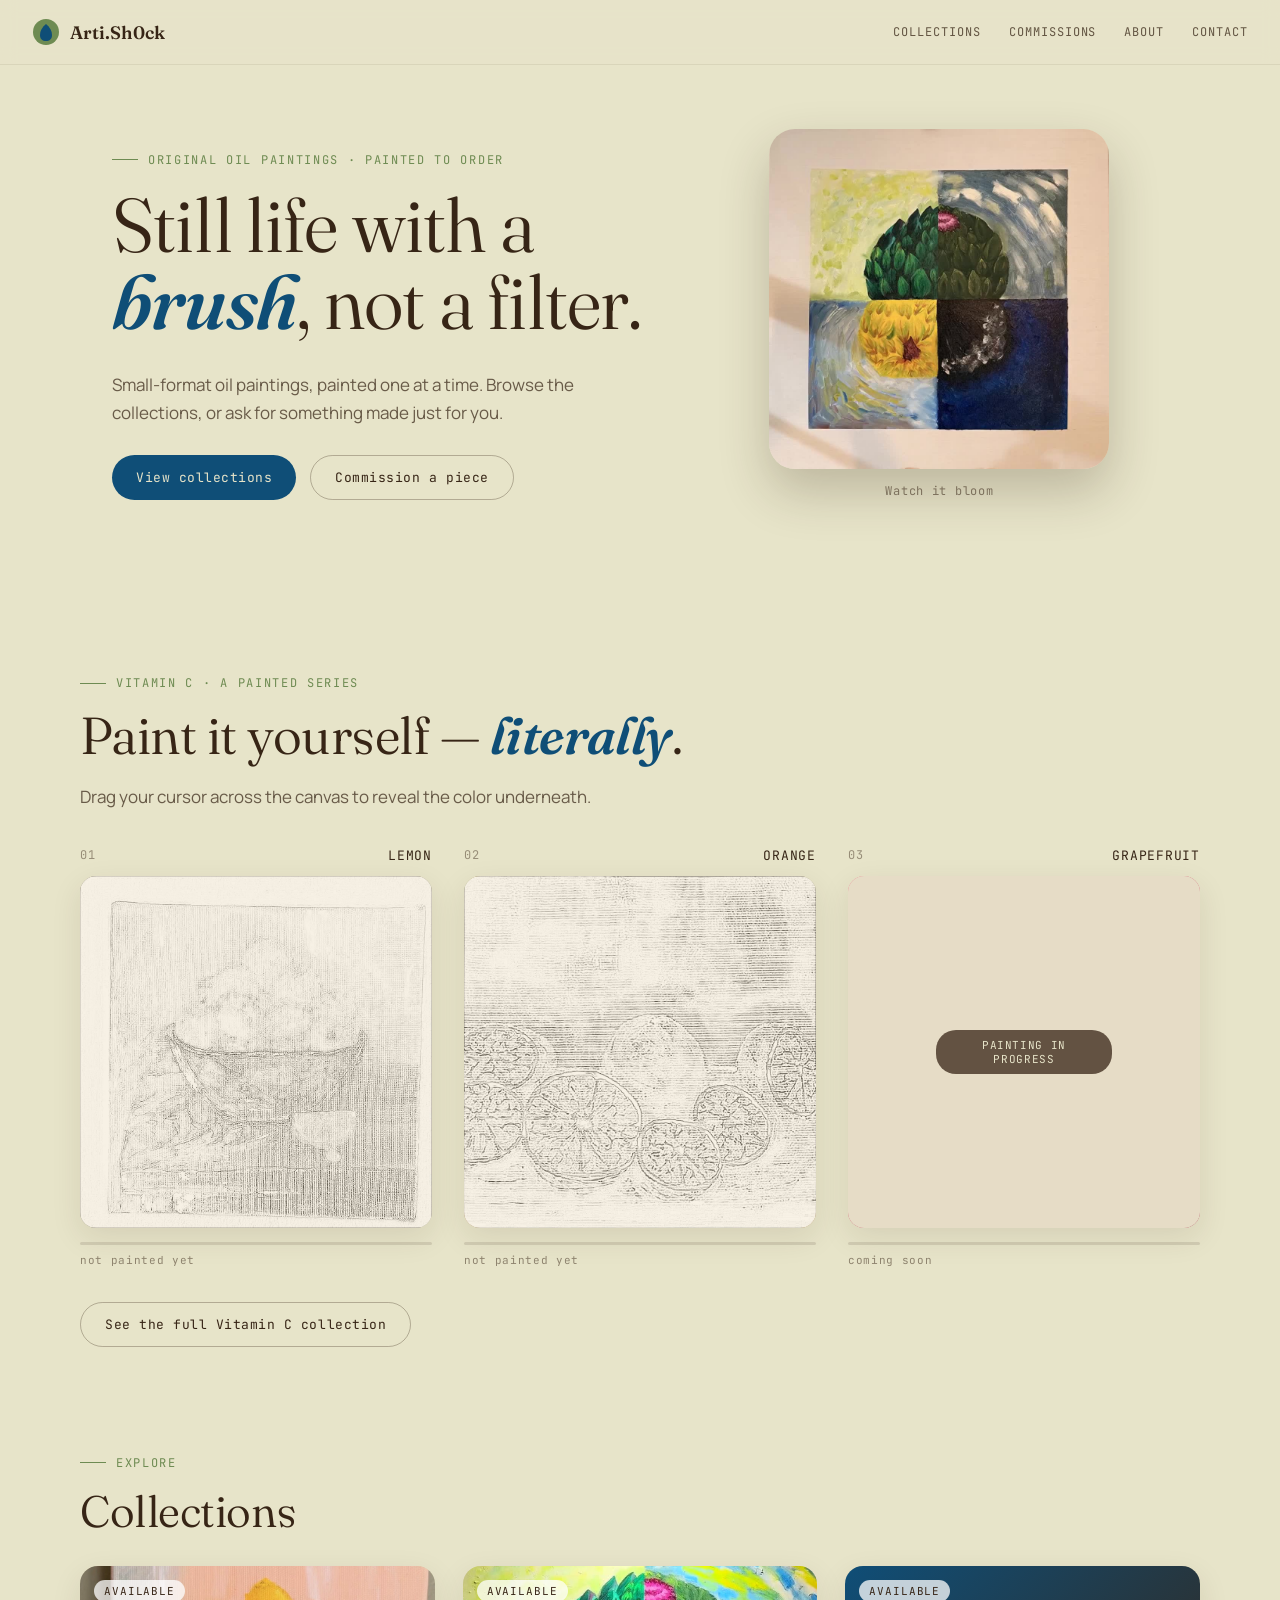
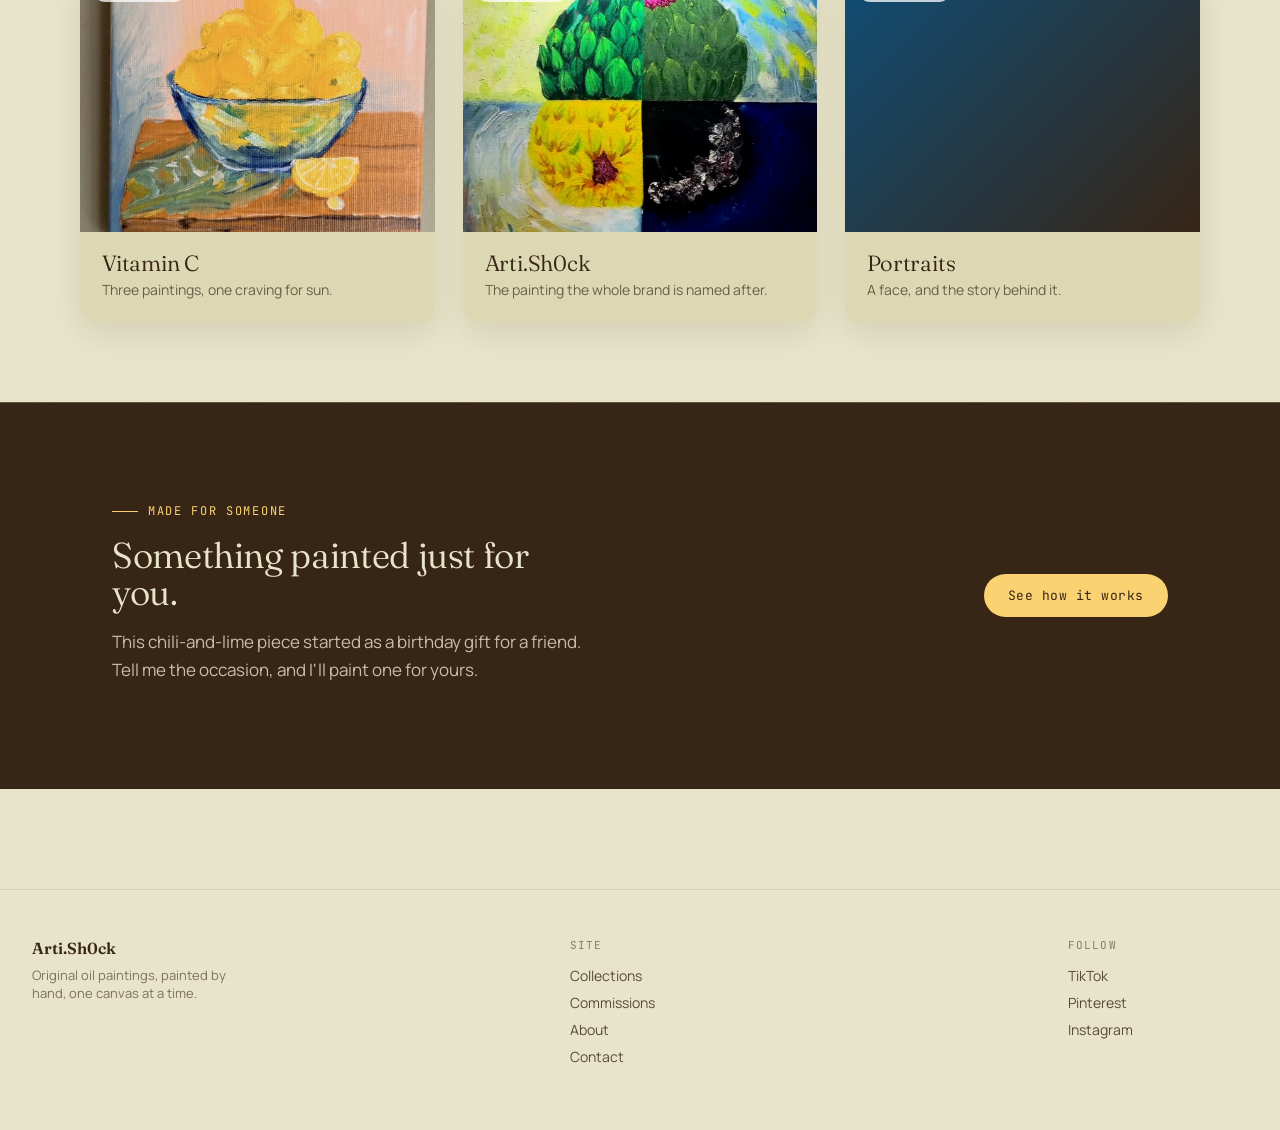
<file: index.html>
<!DOCTYPE html>
<html lang="en">
<head>
<meta charset="UTF-8">
<meta name="viewport" content="width=device-width, initial-scale=1.0">
<title>Arti.Sh0ck — Original Paintings</title>
<link rel="stylesheet" href="styles.css">
</head>
<body>

<nav class="site-nav">
  <a href="index.html" class="brand">
    <svg class="brand-mark" viewBox="0 0 28 28"><circle cx="14" cy="14" r="13" fill="#6E8B52"/><path d="M14 6 C10 9 8 13 8 17 C8 21 10.5 23 14 23 C17.5 23 20 21 20 17 C20 13 18 9 14 6 Z" fill="#0F4E77"/></svg>
    Arti.Sh0ck
  </a>
  <button class="nav-toggle" id="navToggle">MENU</button>
  <div class="nav-links" id="navLinks">
    <a href="collections.html">Collections</a>
    <a href="commissions.html">Commissions</a>
    <a href="about.html">About</a>
    <a href="contact.html">Contact</a>
  </div>
</nav>

<header class="wrap hero-grid" style="padding-top:64px; padding-bottom:72px;">
  <div data-reveal="left">
    <p class="eyebrow">Original oil paintings · Painted to order</p>
    <h1 style="font-size:clamp(40px,6.4vw,76px); max-width:600px;">Still life with a <em class="accent">brush</em>, not a filter.</h1>
    <p class="lede">Small-format oil paintings, painted one at a time. Browse the collections, or ask for something made just for you.</p>
    <div style="margin-top:28px; display:flex; gap:14px; flex-wrap:wrap;">
      <a href="collections.html" class="btn">View collections</a>
      <a href="commissions.html" class="btn ghost">Commission a piece</a>
    </div>
  </div>

  <div class="hero-blossom-wrap" data-reveal="right">
    <div class="hero-blossom" id="heroBlossom">
      <video
        id="heroVideo"
        class="hb-video"
        src="assets/video/artichoke-bloom.mp4"
        poster="assets/img/artichoke-bloom-poster.jpg"
        autoplay
        muted
        loop
        playsinline
      ></video>
      <div class="petal" id="petal"></div>
    </div>
    <p class="mono hero-blossom-caption" id="heroCaption">Watch it bloom</p>
  </div>
</header>

<!-- ===== Interactive citrus hero ===== -->
<section class="wrap section" id="citrus-hero">
  <p class="eyebrow" data-reveal="fade">Vitamin C · a painted series</p>
  <h2 data-reveal="fade" style="font-size:clamp(32px,5vw,52px); max-width:640px;">Paint it yourself — <em class="accent">literally</em>.</h2>
  <p class="lede" data-reveal="fade" style="margin-bottom:8px;">Drag your cursor across the canvas to reveal the color underneath.</p>

  <div class="citrus-stage">
    <div class="citrus-card" data-reveal="scale" id="lemon-card">
      <div class="label-row"><span class="label-num mono">01</span><span class="label-name mono">Lemon</span></div>
      <div class="canvas-holder">
        <img class="fruit-color" src="assets/img/lemon.jpg" alt="Painting of lemons in a glass bowl">
        <canvas class="fruit-canvas" id="lemon" data-sketch="assets/img/lemon_sketch.jpg"></canvas>
      </div>
      <div class="progress-track"><div class="progress-fill" id="lemon-fill"></div></div>
      <p class="progress-caption mono" id="lemon-caption">not painted yet</p>
    </div>

    <div class="citrus-card" data-reveal="scale" id="orange-card">
      <div class="label-row"><span class="label-num mono">02</span><span class="label-name mono">Orange</span></div>
      <div class="canvas-holder">
        <img class="fruit-color" src="assets/img/orange.jpg" alt="Painting of sliced oranges">
        <canvas class="fruit-canvas" id="orange" data-sketch="assets/img/orange_sketch.jpg"></canvas>
      </div>
      <div class="progress-track"><div class="progress-fill" id="orange-fill"></div></div>
      <p class="progress-caption mono" id="orange-caption">not painted yet</p>
    </div>

    <div class="citrus-card" data-reveal="scale" id="grapefruit-card">
      <div class="label-row"><span class="label-num mono">03</span><span class="label-name mono">Grapefruit</span></div>
      <div class="canvas-holder">
        <div class="fruit-color" style="background:radial-gradient(circle at 34% 28%, #f6a3b3, #e9647d 55%, #a83b52 100%);"></div>
        <canvas class="fruit-canvas" id="grapefruit"></canvas>
        <div class="locked-tag mono">painting in progress</div>
      </div>
      <div class="progress-track"><div class="progress-fill" id="grapefruit-fill"></div></div>
      <p class="progress-caption mono">coming soon</p>
    </div>
  </div>
  <p style="margin-top:24px;" data-reveal="fade"><a href="citrus.html" class="btn ghost">See the full Vitamin C collection</a></p>
</section>

<!-- ===== Collections strip ===== -->
<section class="wrap section" style="padding-top:0;">
  <p class="eyebrow" data-reveal="fade">Explore</p>
  <h2 data-reveal="fade" style="font-size:clamp(30px,4.5vw,44px); margin-bottom:32px;">Collections</h2>
  <div class="coll-grid">
    <a class="coll-card" data-reveal="fade" href="collections.html#citrus">
      <span class="tag mono">Available</span>
      <div class="img-wrap"><img src="assets/img/lemon.jpg" alt="Vitamin C collection"></div>
      <div class="card-body"><h3>Vitamin C</h3><p>Three paintings, one craving for sun.</p></div>
    </a>
    <a class="coll-card" data-reveal="fade" href="collections.html#artichoke">
      <span class="tag mono">Available</span>
      <div class="img-wrap"><img src="assets/img/artichoke_full.jpg" alt="Arti.Sh0ck collection"></div>
      <div class="card-body"><h3>Arti.Sh0ck</h3><p>The painting the whole brand is named after.</p></div>
    </a>
    <a class="coll-card" data-reveal="fade" href="collections.html#portraits">
      <span class="tag mono">Available</span>
      <div class="img-wrap" style="background:linear-gradient(135deg,#0F4E77,#372516);"></div>
      <div class="card-body"><h3>Portraits</h3><p>A face, and the story behind it.</p></div>
    </a>
  </div>
</section>

<!-- ===== Commission CTA ===== -->
<section class="band band-ink">
<div class="wrap">
  <div data-reveal="fade" style="display:flex; flex-wrap:wrap; gap:32px; align-items:center; justify-content:space-between;">
    <div style="max-width:480px;">
      <p class="eyebrow">Made for someone</p>
      <h2 style="font-size:clamp(26px,4vw,36px); color:var(--paper);">Something painted just for you.</h2>
      <p class="lede">This chili-and-lime piece started as a birthday gift for a friend. Tell me the occasion, and I'll paint one for yours.</p>
    </div>
    <a href="commissions.html" class="btn" style="background:var(--sun); color:var(--ink);">See how it works</a>
  </div>
</div>
</section>

<footer class="site-footer">
  <div class="footer-col">
    <div class="brand" style="font-size:16px;">Arti.Sh0ck</div>
    <p style="font-size:13px; opacity:0.6; max-width:220px; margin-top:8px;">Original oil paintings, painted by hand, one canvas at a time.</p>
  </div>
  <div class="footer-col">
    <div class="footer-title">Site</div>
    <div class="footer-links">
      <a href="collections.html">Collections</a>
      <a href="commissions.html">Commissions</a>
      <a href="about.html">About</a>
      <a href="contact.html">Contact</a>
    </div>
  </div>
  <div class="footer-col">
    <div class="footer-title">Follow</div>
    <div class="footer-links">
      <a href="#">TikTok</a>
      <a href="#">Pinterest</a>
      <a href="#">Instagram</a>
    </div>
  </div>
</footer>

<div class="brush" id="brush">
  <svg viewBox="0 0 34 34" xmlns="http://www.w3.org/2000/svg">
    <g transform="translate(17,17)">
      <path d="M -3 -14 C -5 -14 -6 -12 -6 -9 L -5 2 C -5 4 -4 5 -2 5 L 2 5 C 4 5 5 4 5 2 L 6 -9 C 6 -12 5 -14 3 -14 Z" fill="#d8c9a3" stroke="#8a7752" stroke-width="0.8"/>
      <rect x="-3.5" y="4" width="7" height="10" rx="1.5" fill="#4a4038"/>
      <path d="M -3.5 14 C -3.5 18 3.5 18 3.5 14 L 2.8 22 C 2.8 24 -2.8 24 -2.8 22 Z" fill="#e9647d"/>
    </g>
  </svg>
</div>

<style>
  .citrus-stage{ display:grid; grid-template-columns:repeat(3,1fr); gap:32px; margin-top:36px; }
  @media (max-width:820px){ .citrus-stage{ grid-template-columns:1fr; } }
  .label-row{ display:flex; justify-content:space-between; margin-bottom:12px; }
  .label-num{ font-size:12px; opacity:0.45; }
  .label-name{ font-size:13px; text-transform:uppercase; }
  .canvas-holder{ position:relative; width:100%; aspect-ratio:1/1; border-radius:16px; overflow:hidden; box-shadow:var(--card-shadow); }
  .fruit-color, .fruit-canvas{ position:absolute; inset:0; width:100%; height:100%; }
  .fruit-color{ object-fit:cover; }
  .fruit-canvas{ cursor:none; touch-action:none; }
  .locked-tag{ position:absolute; top:50%; left:50%; transform:translate(-50%,-50%); font-size:11px; text-transform:uppercase; background:rgba(55,37,22,0.75); color:var(--paper); padding:8px 14px; border-radius:20px; pointer-events:none; text-align:center; }
  .progress-track{ margin-top:14px; height:3px; background:rgba(55,37,22,0.12); border-radius:2px; overflow:hidden; }
  .progress-fill{ height:100%; width:0%; background:var(--sage); transition:width 240ms ease-out; }
  .progress-caption{ margin-top:8px; font-size:11px; opacity:0.5; }
  .brush{ position:fixed; top:0; left:0; width:34px; height:34px; pointer-events:none; z-index:999; transform:translate(-100px,-100px); opacity:0; transition:opacity 160ms ease; }
  .brush.visible{ opacity:1; }
  .brush svg{ width:100%; height:100%; filter:drop-shadow(0 3px 6px rgba(0,0,0,0.35)); }

  /* ---------- Hero blossom (real cutout artichoke) ---------- */
  .hero-grid{ display:grid; grid-template-columns:1.1fr 0.9fr; gap:40px; align-items:center; }
  @media (max-width:900px){ .hero-grid{ grid-template-columns:1fr; } }

  .hero-blossom-wrap{ text-align:center; }
  .hero-blossom{
    position:relative;
    width:min(340px, 76vw);
    aspect-ratio:1/1;
    border-radius:26px;
    overflow:hidden;
    box-shadow:0 22px 50px rgba(55,37,22,0.24);
    margin:0 auto;
  }
  .hb-video{
    position:absolute; inset:0;
    width:100%; height:100%;
    object-fit:cover;
  }
  .hero-blossom-caption{
    margin-top:14px;
    font-size:12px;
    opacity:0.55;
    transition:opacity 300ms;
  }

  /* falling petal, same device as the artichoke page */
  .petal{
    position:absolute;
    top:30%; left:58%;
    width:22px; height:28px;
    background:radial-gradient(circle at 35% 30%, #f2a6c8, #c2447c 70%);
    border-radius:70% 30% 60% 40% / 60% 50% 50% 40%;
    opacity:0;
    pointer-events:none;
    transform:translate(-50%,-50%) rotate(0deg) scale(0.6);
    z-index:5;
  }
  .petal.falling{
    animation:petal-fall 1100ms cubic-bezier(.4,.2,.6,1) forwards;
  }
  @keyframes petal-fall{
    0%{ opacity:0; transform:translate(-50%,-50%) rotate(0deg) scale(0.6); }
    12%{ opacity:1; transform:translate(-50%,-50%) rotate(10deg) scale(1); }
    100%{ opacity:0; transform:translate(-20%, 260%) rotate(220deg) scale(0.8); }
  }
</style>

<script src="nav.js"></script>
<script src="reveal.js"></script>
<script src="citrus.js"></script>
<script>
  (function(){
    var video = document.getElementById('heroVideo');
    var petal = document.getElementById('petal');
    var caption = document.getElementById('heroCaption');
    var target = document.getElementById('citrus-hero');
    var reduceMotion = window.matchMedia('(prefers-reduced-motion: reduce)').matches;
    var triggered = false;

    function dropPetal(){
      if(triggered) return;
      triggered = true;
      if(caption) caption.style.opacity = 0;

      if(!reduceMotion){
        petal.classList.add('falling');
        setTimeout(function(){
          target.scrollIntoView({ behavior:'smooth', block:'start' });
        }, 950);
      } else {
        target.scrollIntoView({ behavior:'smooth', block:'start' });
      }
    }

    // fire once, right as the painted bloom finishes (near the end of the clip),
    // before the video loops back to its first frame
    video.addEventListener('timeupdate', function(){
      if(!triggered && video.duration && video.currentTime >= video.duration - 0.35){
        dropPetal();
      }
    });
  })();
</script>
</body>
</html>
</file>
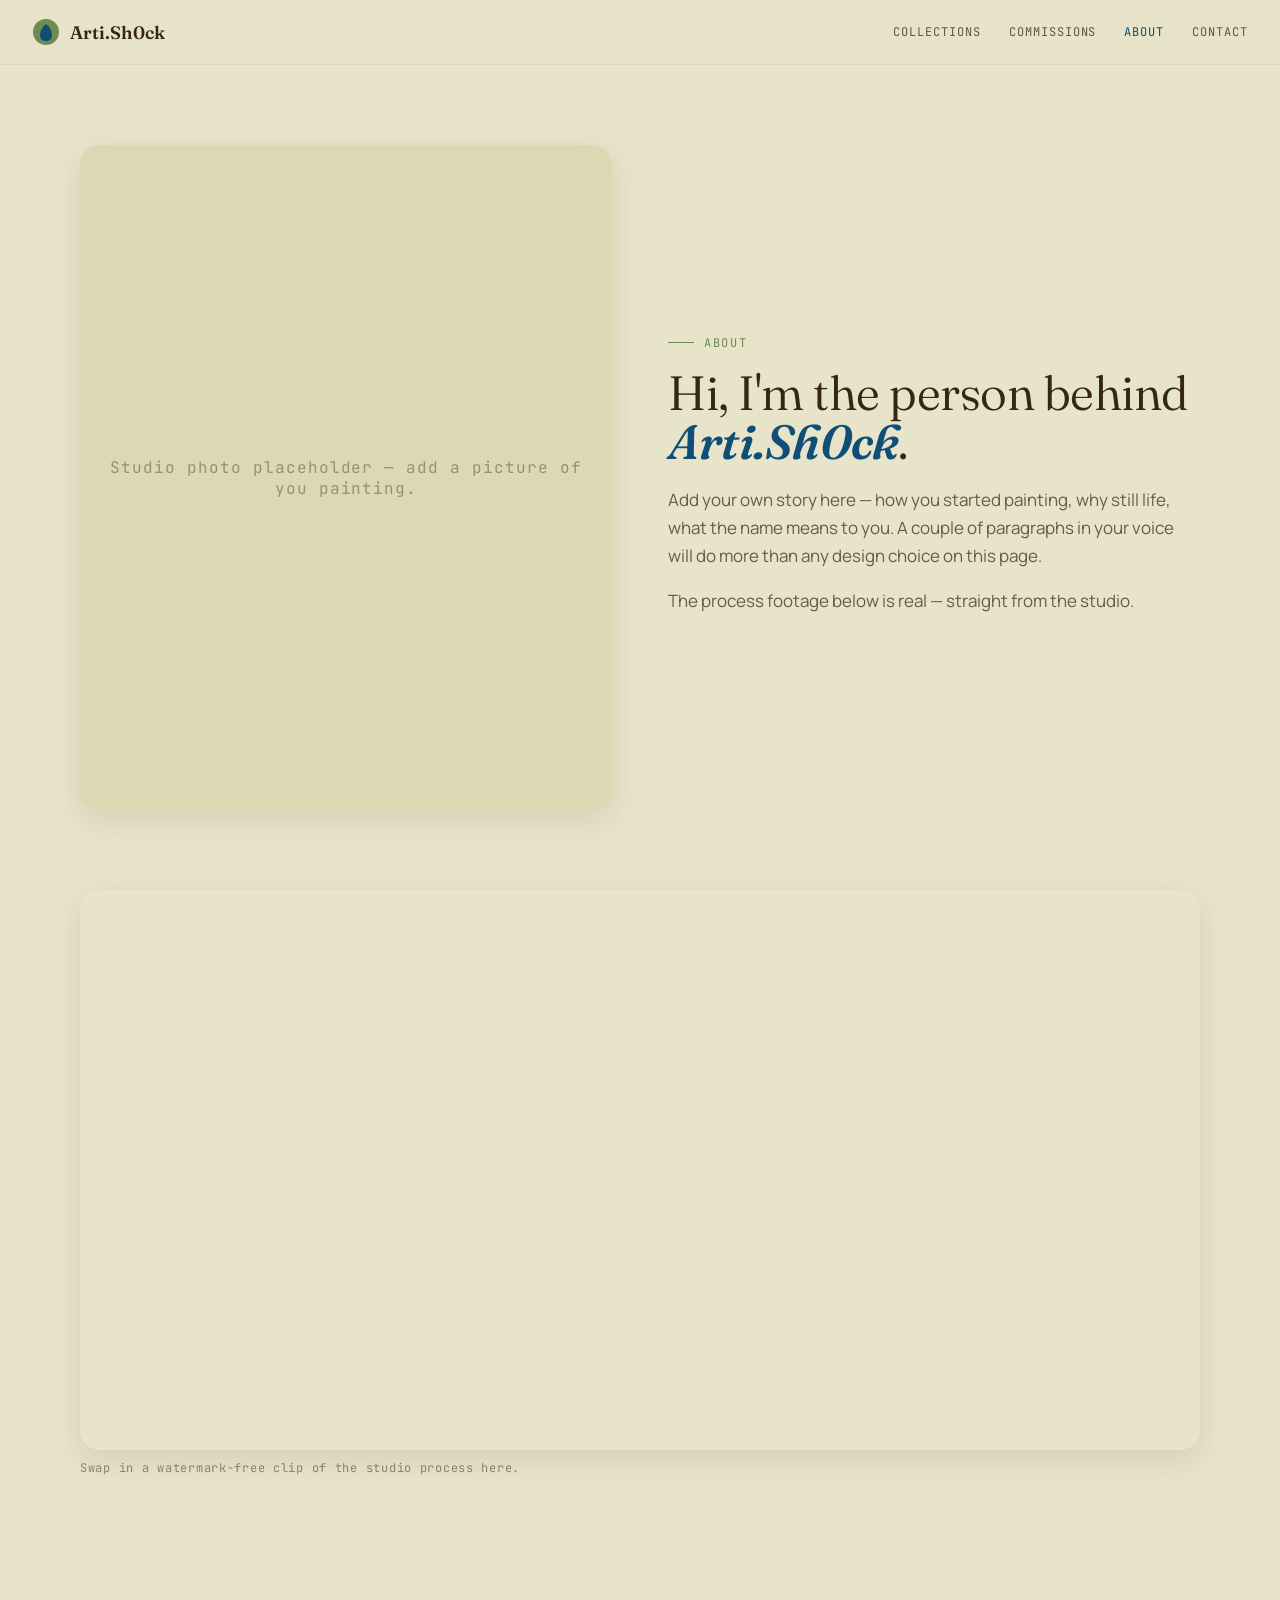
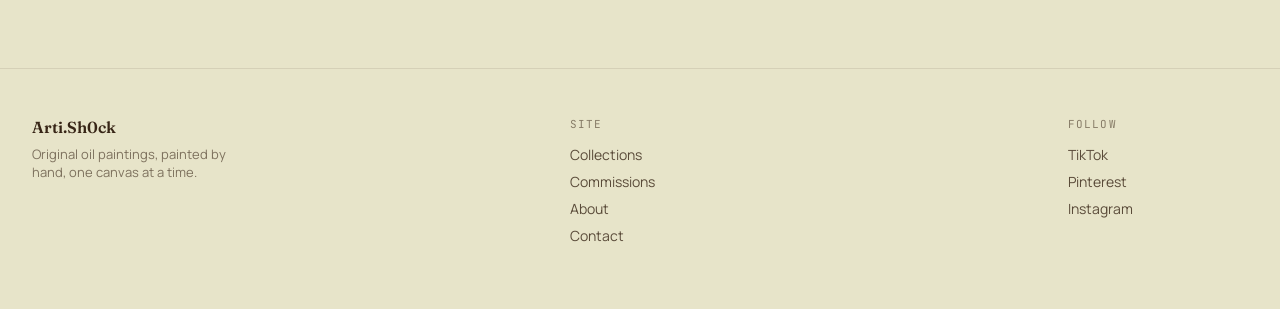
<file: about.html>
<!DOCTYPE html>
<html lang="en">
<head>
<meta charset="UTF-8">
<meta name="viewport" content="width=device-width, initial-scale=1.0">
<title>About — Arti.Sh0ck</title>
<link rel="stylesheet" href="styles.css">
</head>
<body>

<nav class="site-nav">
  <a href="index.html" class="brand">
    <svg class="brand-mark" viewBox="0 0 28 28"><circle cx="14" cy="14" r="13" fill="#6E8B52"/><path d="M14 6 C10 9 8 13 8 17 C8 21 10.5 23 14 23 C17.5 23 20 21 20 17 C20 13 18 9 14 6 Z" fill="#0F4E77"/></svg>
    Arti.Sh0ck
  </a>
  <button class="nav-toggle" id="navToggle">MENU</button>
  <div class="nav-links" id="navLinks">
    <a href="collections.html">Collections</a>
    <a href="commissions.html">Commissions</a>
    <a href="about.html" class="active">About</a>
    <a href="contact.html">Contact</a>
  </div>
</nav>

<section class="wrap section">
  <div style="display:grid; grid-template-columns:1fr 1fr; gap:56px; align-items:center;">
    <div style="border-radius:20px; overflow:hidden; box-shadow:var(--card-shadow); aspect-ratio:4/5; background:var(--paper-soft); display:flex; align-items:center; justify-content:center;">
      <p class="mono" style="opacity:0.4; padding:24px; text-align:center;">Studio photo placeholder — add a picture of you painting.</p>
    </div>
    <div>
      <p class="eyebrow">About</p>
      <h1 style="font-size:clamp(32px,4.5vw,48px);">Hi, I'm the person behind <em class="accent">Arti.Sh0ck</em>.</h1>
      <p class="lede">Add your own story here — how you started painting, why still life, what the name means to you. A couple of paragraphs in your voice will do more than any design choice on this page.</p>
      <p class="lede">The process footage below is real — straight from the studio.</p>
    </div>
  </div>
</section>

<section class="wrap section" style="padding-top:0;">
  <div style="border-radius:20px; overflow:hidden; box-shadow:var(--card-shadow);">
    <video autoplay muted loop playsinline style="width:100%; display:block;">
      <source src="assets/video/process.mp4" type="video/mp4">
    </video>
  </div>
  <p class="mono" style="opacity:0.5; margin-top:10px; font-size:12px;">Swap in a watermark-free clip of the studio process here.</p>
</section>

<footer class="site-footer">
  <div class="footer-col">
    <div class="brand" style="font-size:16px;">Arti.Sh0ck</div>
    <p style="font-size:13px; opacity:0.6; max-width:220px; margin-top:8px;">Original oil paintings, painted by hand, one canvas at a time.</p>
  </div>
  <div class="footer-col">
    <div class="footer-title">Site</div>
    <div class="footer-links">
      <a href="collections.html">Collections</a>
      <a href="commissions.html">Commissions</a>
      <a href="about.html">About</a>
      <a href="contact.html">Contact</a>
    </div>
  </div>
  <div class="footer-col">
    <div class="footer-title">Follow</div>
    <div class="footer-links">
      <a href="#">TikTok</a>
      <a href="#">Pinterest</a>
      <a href="#">Instagram</a>
    </div>
  </div>
</footer>

<script src="nav.js"></script>
<script src="reveal.js"></script>
</body>
</html>
</file>
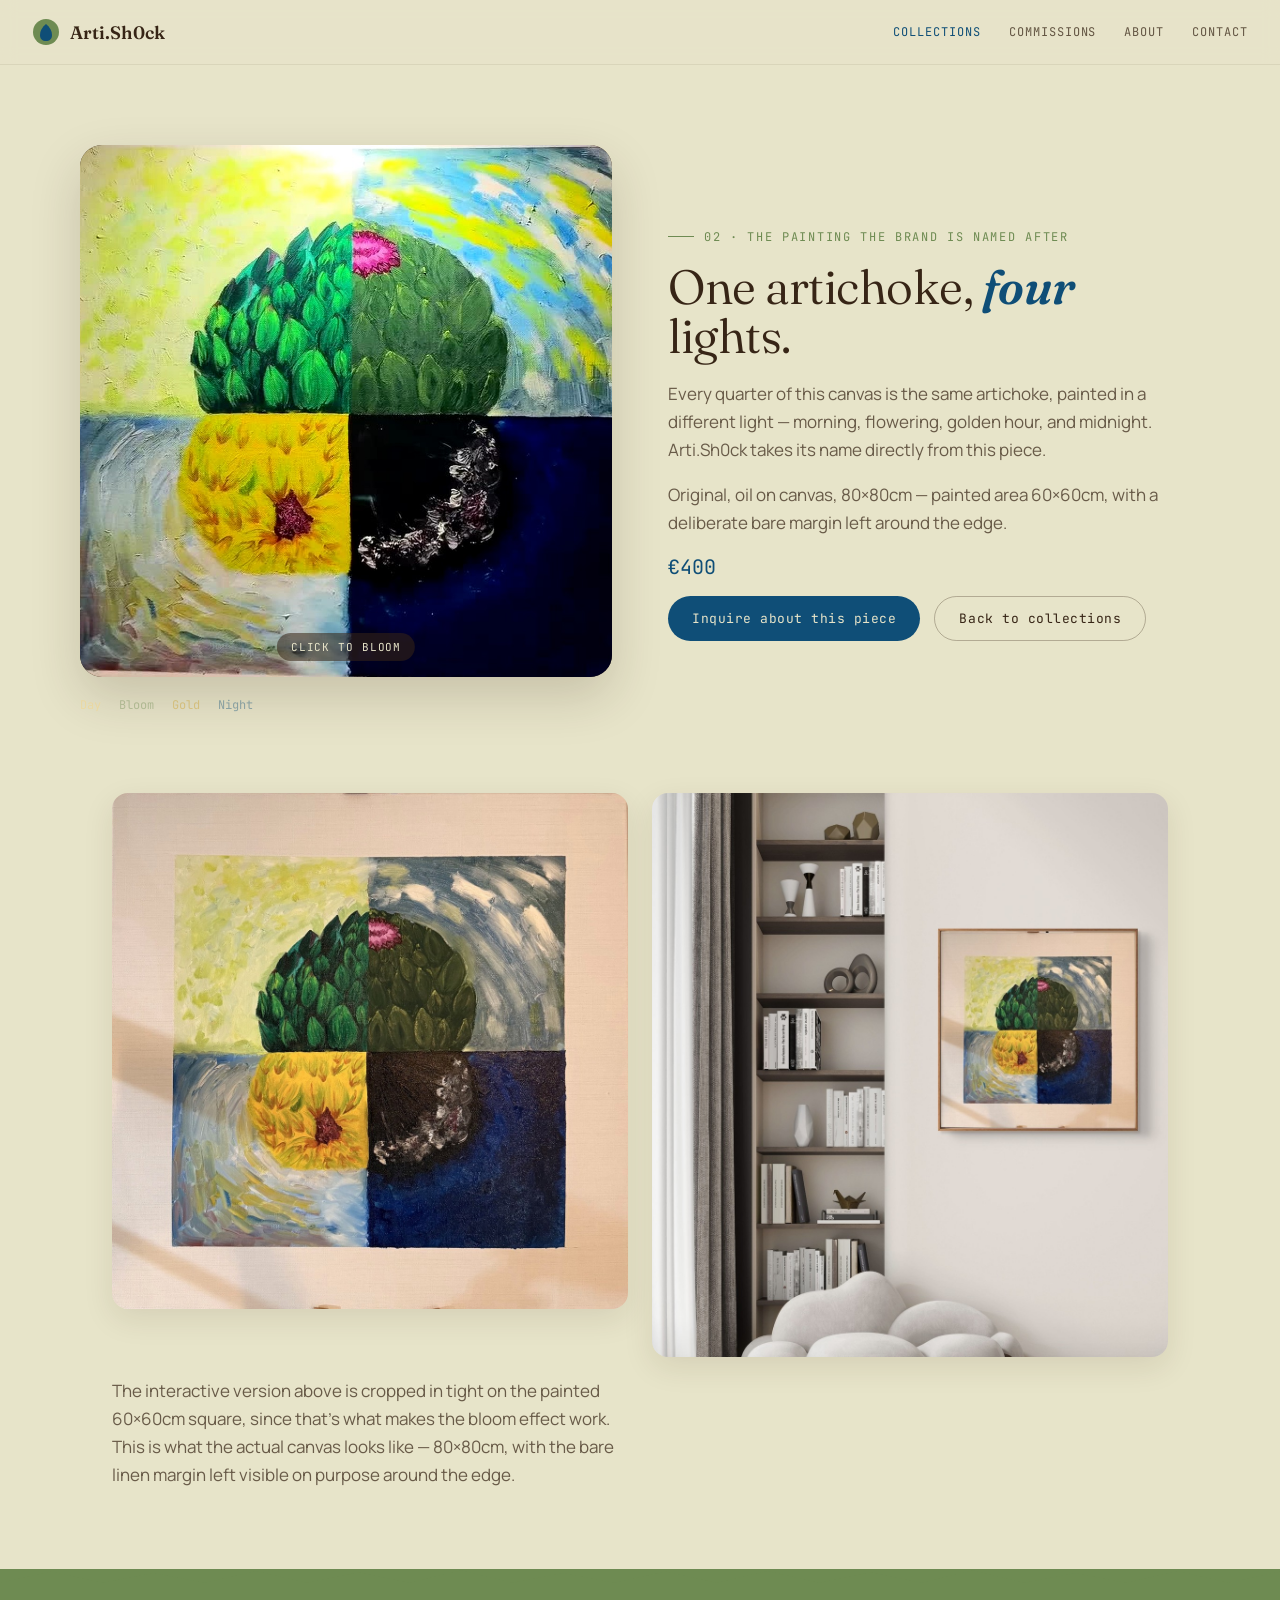
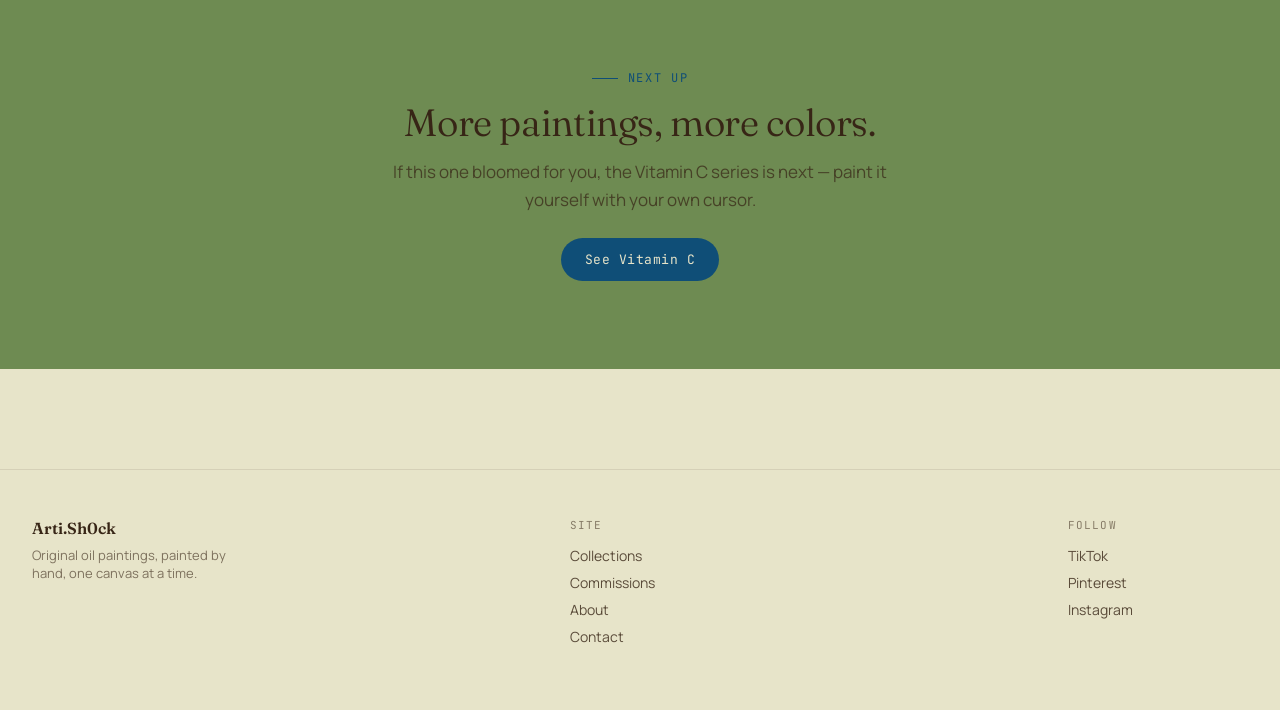
<file: artichoke.html>
<!DOCTYPE html>
<html lang="en">
<head>
<meta charset="UTF-8">
<meta name="viewport" content="width=device-width, initial-scale=1.0">
<title>Arti.Sh0ck — the painting</title>
<link rel="stylesheet" href="styles.css">
<style>
  .bloom-wrap{
    display:grid;
    grid-template-columns:1fr 1fr;
    gap:56px;
    align-items:center;
  }
  @media (max-width:860px){ .bloom-wrap{ grid-template-columns:1fr; } }

  .bloom-stage{
    position:relative;
    aspect-ratio:1/1;
    border-radius:22px;
    overflow:hidden;
    box-shadow:0 20px 50px rgba(55,37,22,0.18);
    cursor:pointer;
    background:var(--ink);
  }
  .bloom-quad{
    position:absolute;
    width:50%; height:50%;
    overflow:hidden;
  }
  .bloom-quad img{
    width:200%; height:200%;
    max-width:none;
    display:block;
  }
  #q-day{ top:0; left:0; }
  #q-day img{ object-position:0% 0%; transform:translate(0,0); }
  #q-bloom{ top:0; right:0; }
  #q-bloom img{ object-position:100% 0%; transform:translate(-50%,0); }
  #q-gold{ bottom:0; left:0; }
  #q-gold img{ object-position:0% 100%; transform:translate(0,-50%); }
  #q-night{ bottom:0; right:0; }
  #q-night img{ object-position:100% 100%; transform:translate(-50%,-50%); }

  .bloom-quad{ transition:transform 900ms cubic-bezier(.2,.8,.2,1), filter 900ms ease; }
  .bloom-stage.blooming #q-day{ transform:translate(-6%,-6%) rotate(-1.5deg); }
  .bloom-stage.blooming #q-bloom{ transform:translate(6%,-6%) rotate(1.5deg); }
  .bloom-stage.blooming #q-gold{ transform:translate(-6%,6%) rotate(1.5deg); }
  .bloom-stage.blooming #q-night{ transform:translate(6%,6%) rotate(-1.5deg); }

  .bloom-hint{
    position:absolute;
    bottom:16px; left:50%;
    transform:translateX(-50%);
    font-family:'JetBrains Mono', monospace;
    font-size:11px;
    letter-spacing:0.08em;
    text-transform:uppercase;
    color:var(--paper);
    background:rgba(55,37,22,0.55);
    padding:7px 14px;
    border-radius:20px;
    pointer-events:none;
    transition:opacity 300ms;
  }
  .bloom-stage.blooming .bloom-hint{ opacity:0; }

  .stage-labels{
    display:flex;
    gap:18px;
    margin-top:20px;
    font-family:'JetBrains Mono', monospace;
    font-size:12px;
  }
  .stage-labels span{ opacity:0.4; transition:opacity 300ms, color 300ms; }
  .bloom-stage.blooming ~ .stage-labels span{ opacity:1; }
  .stage-labels .l-day{ color:var(--sun); }
  .stage-labels .l-bloom{ color:var(--sage); }
  .stage-labels .l-gold{ color:#c99a1e; }
  .stage-labels .l-night{ color:var(--indigo); }

  @media (prefers-reduced-motion: reduce){
    .bloom-quad{ transition:none; }
  }

  .full-piece-grid{ display:grid; grid-template-columns:1fr 1fr; gap:24px; align-items:start; }
  @media (max-width:700px){ .full-piece-grid{ grid-template-columns:1fr; } }

  /* falling petal */
  .petal{
    position:absolute;
    top:38%; left:52%;
    width:26px; height:34px;
    background:radial-gradient(circle at 35% 30%, #f2a6c8, #c2447c 70%);
    border-radius:70% 30% 60% 40% / 60% 50% 50% 40%;
    opacity:0;
    pointer-events:none;
    transform:translate(-50%,-50%) rotate(0deg) scale(0.6);
    z-index:5;
  }
  .petal.falling{
    animation:petal-fall 1100ms cubic-bezier(.4,.2,.6,1) forwards;
  }
  @keyframes petal-fall{
    0%{ opacity:0; transform:translate(-50%,-50%) rotate(0deg) scale(0.6); }
    12%{ opacity:1; transform:translate(-50%,-50%) rotate(10deg) scale(1); }
    100%{ opacity:0; transform:translate(-30%, 180%) rotate(220deg) scale(0.8); }
  }
</style>
</head>
<body>

<nav class="site-nav">
  <a href="index.html" class="brand">
    <svg class="brand-mark" viewBox="0 0 28 28"><circle cx="14" cy="14" r="13" fill="#6E8B52"/><path d="M14 6 C10 9 8 13 8 17 C8 21 10.5 23 14 23 C17.5 23 20 21 20 17 C20 13 18 9 14 6 Z" fill="#0F4E77"/></svg>
    Arti.Sh0ck
  </a>
  <button class="nav-toggle" id="navToggle">MENU</button>
  <div class="nav-links" id="navLinks">
    <a href="collections.html" class="active">Collections</a>
    <a href="commissions.html">Commissions</a>
    <a href="about.html">About</a>
    <a href="contact.html">Contact</a>
  </div>
</nav>

<section class="wrap section">
  <div class="bloom-wrap">
    <div data-reveal="left">
      <div class="bloom-stage" id="bloomStage">
        <div class="bloom-quad" id="q-day"><img src="assets/img/artichoke_full.jpg" alt="Artichoke painting, day quadrant"></div>
        <div class="bloom-quad" id="q-bloom"><img src="assets/img/artichoke_full.jpg" alt="Artichoke painting, blooming quadrant"></div>
        <div class="bloom-quad" id="q-gold"><img src="assets/img/artichoke_full.jpg" alt="Artichoke painting, gold quadrant"></div>
        <div class="bloom-quad" id="q-night"><img src="assets/img/artichoke_full.jpg" alt="Artichoke painting, night quadrant"></div>
        <div class="bloom-hint">Click to bloom</div>
        <div class="petal" id="petal"></div>
      </div>
      <div class="stage-labels">
        <span class="l-day">Day</span>
        <span class="l-bloom">Bloom</span>
        <span class="l-gold">Gold</span>
        <span class="l-night">Night</span>
      </div>
    </div>

    <div data-reveal="right">
      <p class="eyebrow">02 · The painting the brand is named after</p>
      <h1 style="font-size:clamp(32px,4.5vw,48px);">One artichoke, <em class="accent">four</em> lights.</h1>
      <p class="lede">Every quarter of this canvas is the same artichoke, painted in a different light — morning, flowering, golden hour, and midnight. Arti.Sh0ck takes its name directly from this piece.</p>
      <p class="lede">Original, oil on canvas, 80×80cm — painted area 60×60cm, with a deliberate bare margin left around the edge.</p>
      <p style="font-family:'JetBrains Mono', monospace; font-size:20px; color:var(--indigo); margin:10px 0 2px;">€400</p>
      <div style="margin-top:16px; display:flex; gap:14px; flex-wrap:wrap;">
        <a href="contact.html" class="btn">Inquire about this piece</a>
        <a href="collections.html" class="btn ghost">Back to collections</a>
      </div>
    </div>
  </div>
</section>

<section class="wrap" style="padding-bottom:64px;">
  <div class="full-piece-grid" data-reveal="fade">
    <img src="assets/img/artichoke_full_canvas.jpg" alt="The full 80x80cm canvas, showing the bare margin left around the painted area" style="border-radius:16px; box-shadow:var(--card-shadow); width:100%; display:block;">
    <img src="assets/img/artichoke_lifestyle.jpg" alt="The framed artichoke painting hanging in a living room" style="border-radius:16px; box-shadow:var(--card-shadow); width:100%; display:block;">
  </div>
  <p class="lede" style="margin-top:20px;" data-reveal="fade">The interactive version above is cropped in tight on the painted 60×60cm square, since that's what makes the bloom effect work. This is what the actual canvas looks like — 80×80cm, with the bare linen margin left visible on purpose around the edge.</p>
</section>

<section class="band band-sage" id="nextUp">
<div class="wrap center">
  <p class="eyebrow" style="justify-content:center;">Next up</p>
  <h2 style="font-size:clamp(26px,4vw,38px);">More paintings, more colors.</h2>
  <p class="lede" style="margin:0 auto 24px;">If this one bloomed for you, the Vitamin C series is next — paint it yourself with your own cursor.</p>
  <a href="index.html#citrus-hero" class="btn">See Vitamin C</a>
</div>
</section>

<footer class="site-footer">
  <div class="footer-col">
    <div class="brand" style="font-size:16px;">Arti.Sh0ck</div>
    <p style="font-size:13px; opacity:0.6; max-width:220px; margin-top:8px;">Original oil paintings, painted by hand, one canvas at a time.</p>
  </div>
  <div class="footer-col">
    <div class="footer-title">Site</div>
    <div class="footer-links">
      <a href="collections.html">Collections</a>
      <a href="commissions.html">Commissions</a>
      <a href="about.html">About</a>
      <a href="contact.html">Contact</a>
    </div>
  </div>
  <div class="footer-col">
    <div class="footer-title">Follow</div>
    <div class="footer-links">
      <a href="#">TikTok</a>
      <a href="#">Pinterest</a>
      <a href="#">Instagram</a>
    </div>
  </div>
</footer>

<script src="nav.js"></script>
<script src="reveal.js"></script>
<script>
  var stage = document.getElementById('bloomStage');
  var petal = document.getElementById('petal');
  var nextUp = document.getElementById('nextUp');
  var reduceMotion = window.matchMedia('(prefers-reduced-motion: reduce)').matches;

  stage.addEventListener('click', function(){
    var wasBlooming = stage.classList.contains('blooming');
    stage.classList.toggle('blooming');

    if(!wasBlooming){
      // just bloomed: drop a petal, then drift down to the next section
      if(!reduceMotion){
        petal.classList.remove('falling');
        void petal.offsetWidth; // restart animation
        petal.classList.add('falling');
        setTimeout(function(){
          nextUp.scrollIntoView({ behavior:'smooth', block:'start' });
        }, 950);
      } else {
        nextUp.scrollIntoView({ behavior:'smooth', block:'start' });
      }
    }
  });
</script>
</body>
</html>
</file>
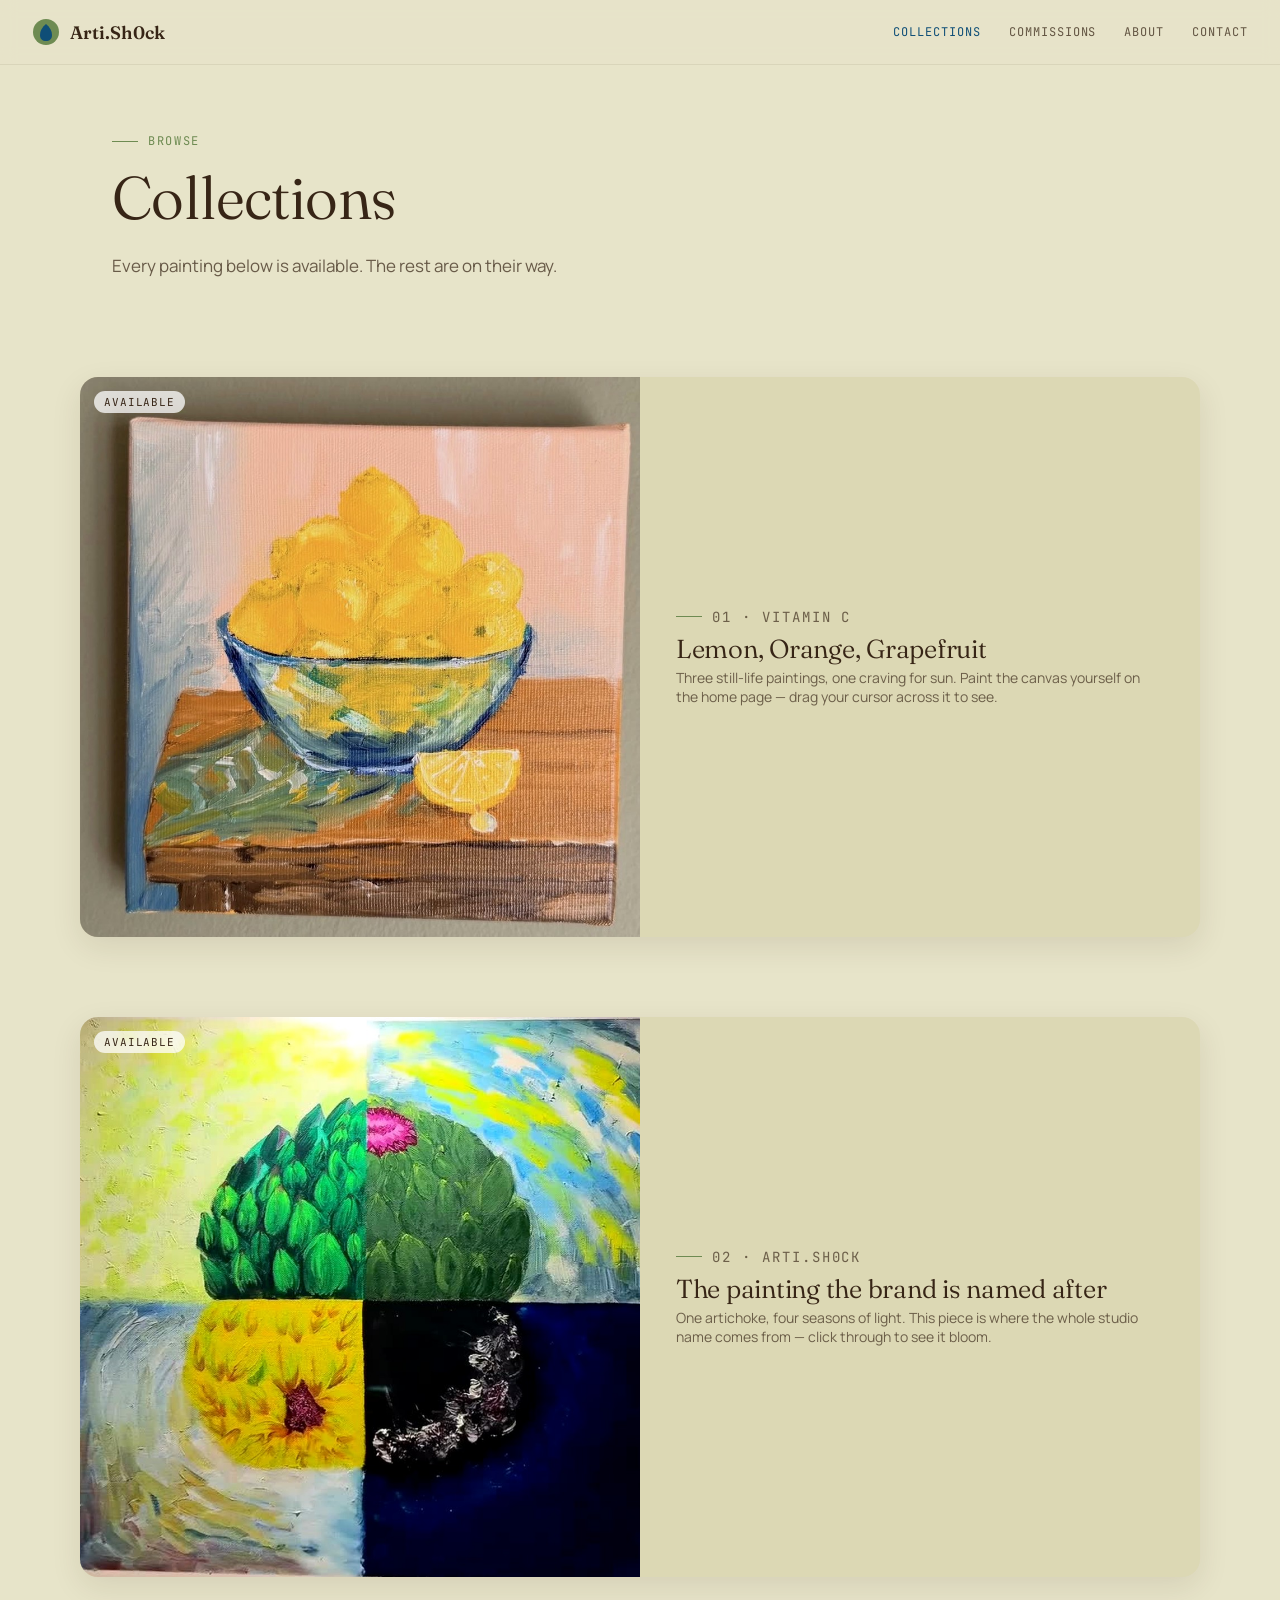
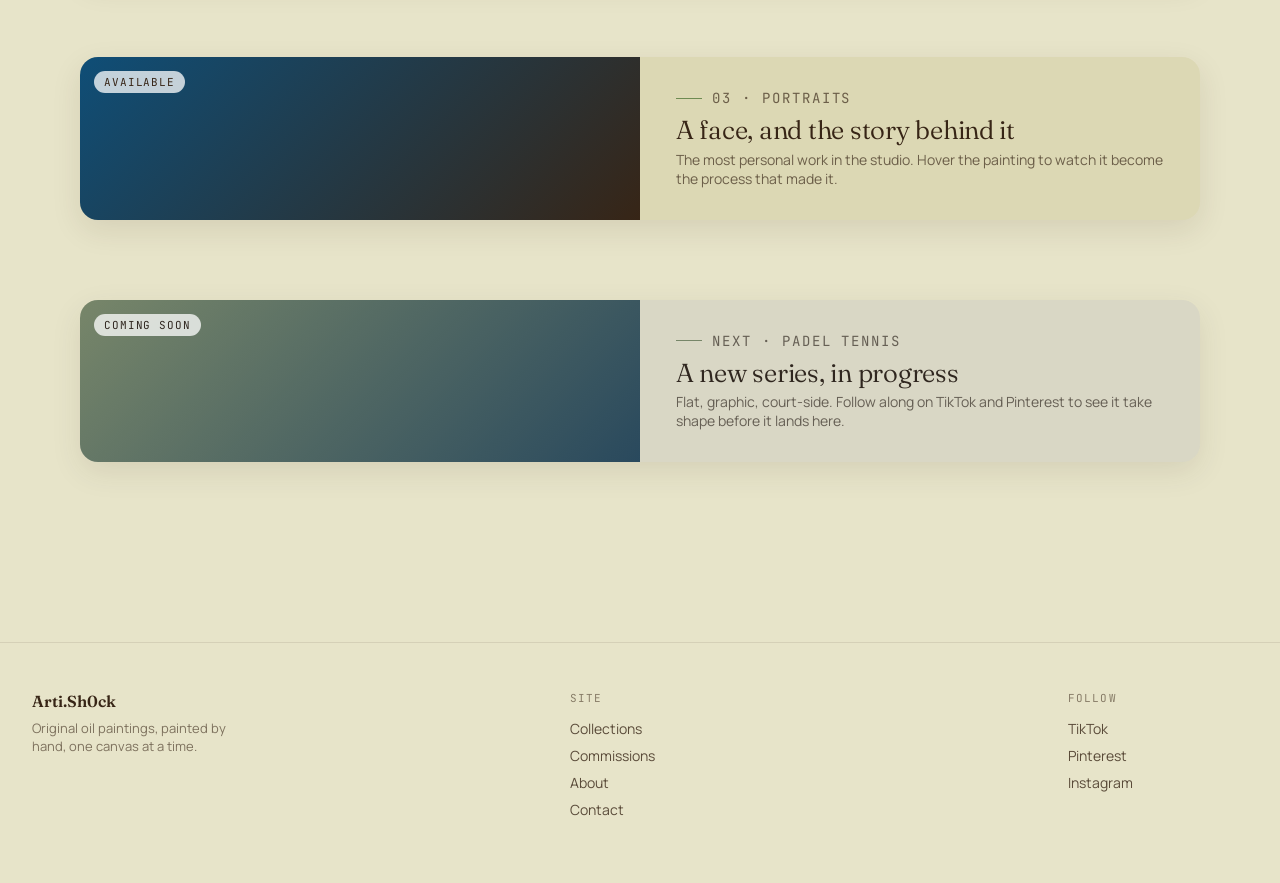
<file: collections.html>
<!DOCTYPE html>
<html lang="en">
<head>
<meta charset="UTF-8">
<meta name="viewport" content="width=device-width, initial-scale=1.0">
<title>Collections — Arti.Sh0ck</title>
<link rel="stylesheet" href="styles.css">
</head>
<body>

<nav class="site-nav">
  <a href="index.html" class="brand">
    <svg class="brand-mark" viewBox="0 0 28 28"><circle cx="14" cy="14" r="13" fill="#6E8B52"/><path d="M14 6 C10 9 8 13 8 17 C8 21 10.5 23 14 23 C17.5 23 20 21 20 17 C20 13 18 9 14 6 Z" fill="#0F4E77"/></svg>
    Arti.Sh0ck
  </a>
  <button class="nav-toggle" id="navToggle">MENU</button>
  <div class="nav-links" id="navLinks">
    <a href="collections.html" class="active">Collections</a>
    <a href="commissions.html">Commissions</a>
    <a href="about.html">About</a>
    <a href="contact.html">Contact</a>
  </div>
</nav>

<header class="wrap" style="padding-top:56px;">
  <p class="eyebrow">Browse</p>
  <h1 style="font-size:clamp(36px,6vw,60px); max-width:700px;">Collections</h1>
  <p class="lede">Every painting below is available. The rest are on their way.</p>
</header>

<section class="wrap section" id="citrus">
  <a href="citrus.html" class="coll-card" data-reveal="fade" style="display:grid; grid-template-columns:1fr 1fr; gap:0; align-items:stretch;">
    <span class="tag mono">Available</span>
    <div class="img-wrap" style="aspect-ratio:auto; height:100%;"><img src="assets/img/lemon.jpg" alt="Vitamin C" style="height:100%;"></div>
    <div class="card-body" style="display:flex; flex-direction:column; justify-content:center; padding:32px 36px;">
      <p class="eyebrow" style="margin-bottom:10px;">01 · Vitamin C</p>
      <h3 style="font-size:26px;">Lemon, Orange, Grapefruit</h3>
      <p>Three still-life paintings, one craving for sun. Paint the canvas yourself on the home page — drag your cursor across it to see.</p>
    </div>
  </a>
</section>

<section class="wrap section" style="padding-top:0;" id="artichoke">
  <a href="artichoke.html" class="coll-card" data-reveal="fade" style="display:grid; grid-template-columns:1fr 1fr; gap:0; align-items:stretch;">
    <span class="tag mono">Available</span>
    <div class="img-wrap" style="aspect-ratio:auto; height:100%;"><img src="assets/img/artichoke_full.jpg" alt="Arti.Sh0ck" style="height:100%;"></div>
    <div class="card-body" style="display:flex; flex-direction:column; justify-content:center; padding:32px 36px;">
      <p class="eyebrow" style="margin-bottom:10px;">02 · Arti.Sh0ck</p>
      <h3 style="font-size:26px;">The painting the brand is named after</h3>
      <p>One artichoke, four seasons of light. This piece is where the whole studio name comes from — click through to see it bloom.</p>
    </div>
  </a>
</section>

<section class="wrap section" style="padding-top:0;" id="portraits">
  <a href="portraits.html" class="coll-card" data-reveal="fade" style="display:grid; grid-template-columns:1fr 1fr; gap:0; align-items:stretch;">
    <span class="tag mono">Available</span>
    <div class="img-wrap" style="aspect-ratio:auto; height:100%; background:linear-gradient(135deg,#0F4E77,#372516);"></div>
    <div class="card-body" style="display:flex; flex-direction:column; justify-content:center; padding:32px 36px;">
      <p class="eyebrow" style="margin-bottom:10px;">03 · Portraits</p>
      <h3 style="font-size:26px;">A face, and the story behind it</h3>
      <p>The most personal work in the studio. Hover the painting to watch it become the process that made it.</p>
    </div>
  </a>
</section>

<section class="wrap section" style="padding-top:0;">
  <div class="coll-card locked" data-reveal="fade" style="display:grid; grid-template-columns:1fr 1fr; gap:0; align-items:stretch;">
    <span class="tag mono">Coming soon</span>
    <div class="img-wrap" style="aspect-ratio:auto; height:100%; background:linear-gradient(135deg,#6E8B52,#0F4E77);"></div>
    <div class="card-body" style="display:flex; flex-direction:column; justify-content:center; padding:32px 36px;">
      <p class="eyebrow" style="margin-bottom:10px;">Next · Padel Tennis</p>
      <h3 style="font-size:26px;">A new series, in progress</h3>
      <p>Flat, graphic, court-side. Follow along on TikTok and Pinterest to see it take shape before it lands here.</p>
    </div>
  </div>
</section>

<footer class="site-footer">
  <div class="footer-col">
    <div class="brand" style="font-size:16px;">Arti.Sh0ck</div>
    <p style="font-size:13px; opacity:0.6; max-width:220px; margin-top:8px;">Original oil paintings, painted by hand, one canvas at a time.</p>
  </div>
  <div class="footer-col">
    <div class="footer-title">Site</div>
    <div class="footer-links">
      <a href="collections.html">Collections</a>
      <a href="commissions.html">Commissions</a>
      <a href="about.html">About</a>
      <a href="contact.html">Contact</a>
    </div>
  </div>
  <div class="footer-col">
    <div class="footer-title">Follow</div>
    <div class="footer-links">
      <a href="#">TikTok</a>
      <a href="#">Pinterest</a>
      <a href="#">Instagram</a>
    </div>
  </div>
</footer>

<script src="nav.js"></script>
<script src="reveal.js"></script>
</body>
</html>
</file>
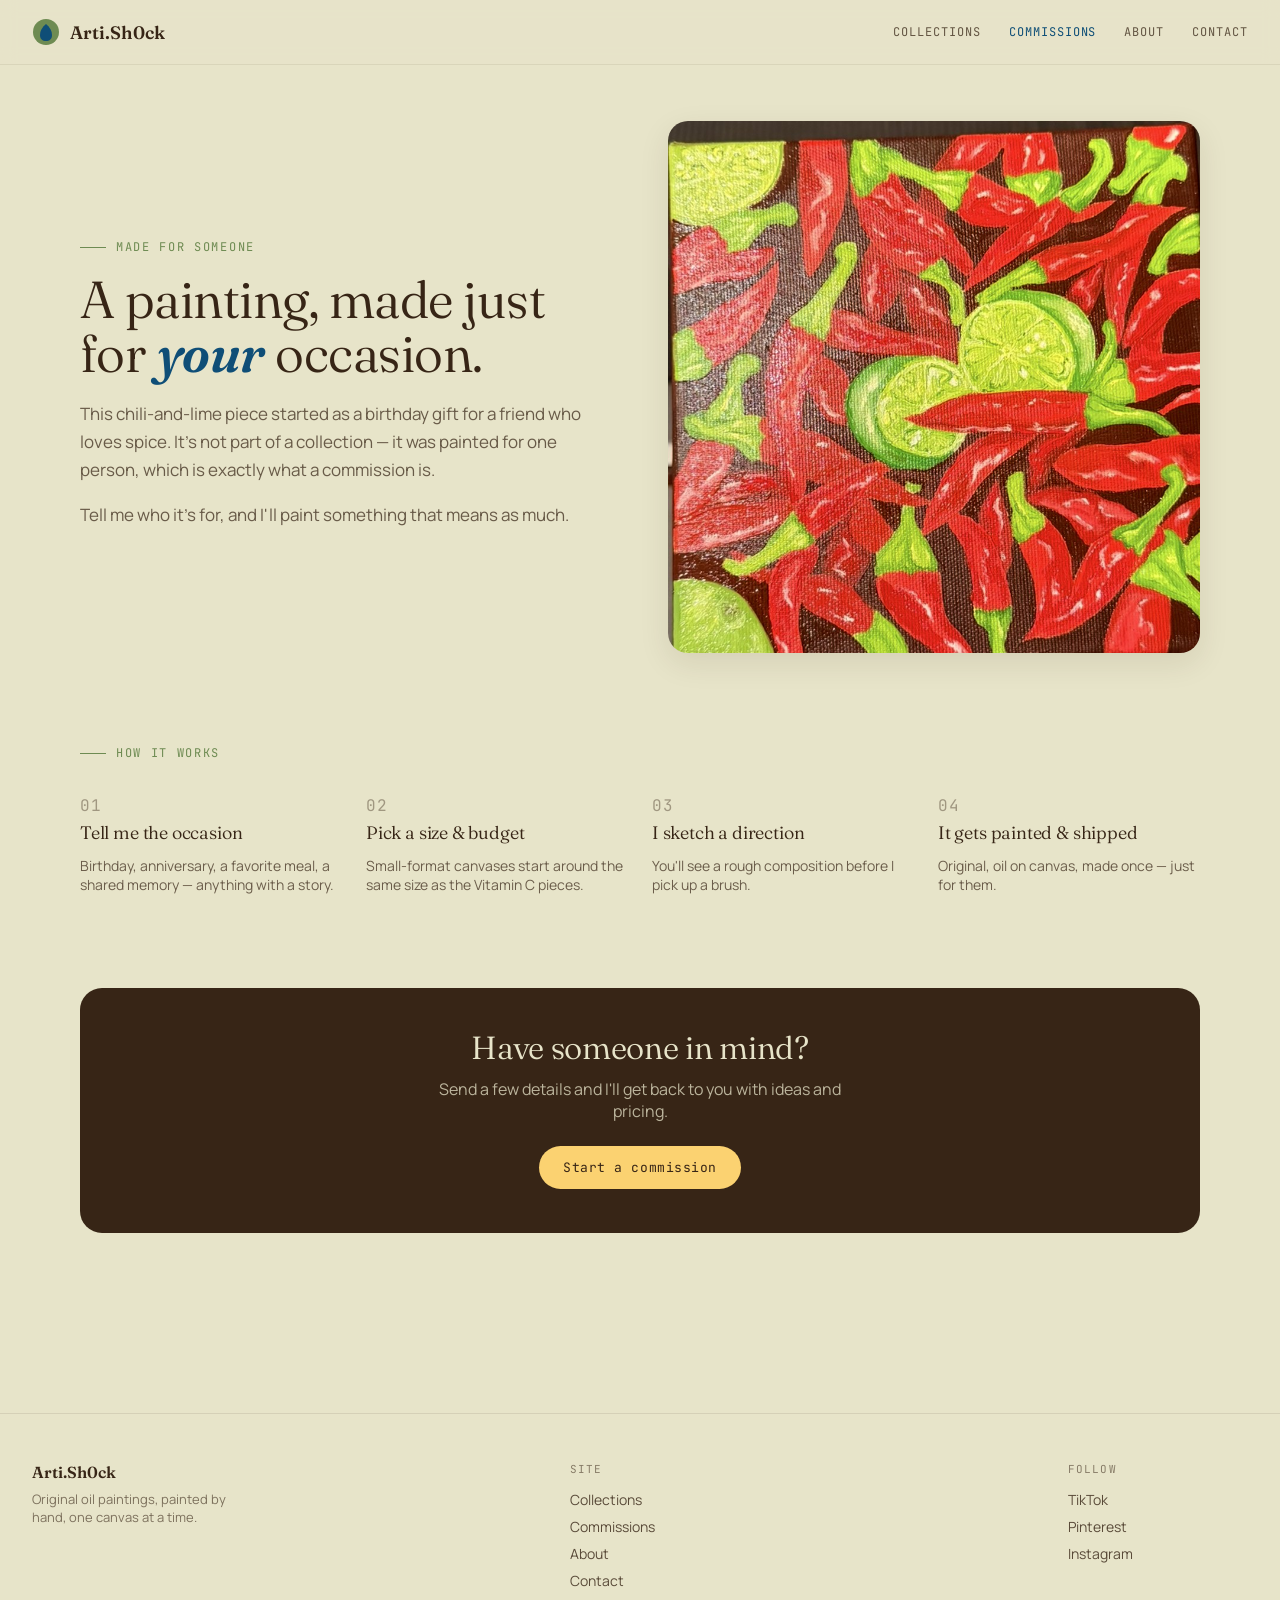
<file: commissions.html>
<!DOCTYPE html>
<html lang="en">
<head>
<meta charset="UTF-8">
<meta name="viewport" content="width=device-width, initial-scale=1.0">
<title>Commissions — Arti.Sh0ck</title>
<link rel="stylesheet" href="styles.css">
</head>
<body>

<nav class="site-nav">
  <a href="index.html" class="brand">
    <svg class="brand-mark" viewBox="0 0 28 28"><circle cx="14" cy="14" r="13" fill="#6E8B52"/><path d="M14 6 C10 9 8 13 8 17 C8 21 10.5 23 14 23 C17.5 23 20 21 20 17 C20 13 18 9 14 6 Z" fill="#0F4E77"/></svg>
    Arti.Sh0ck
  </a>
  <button class="nav-toggle" id="navToggle">MENU</button>
  <div class="nav-links" id="navLinks">
    <a href="collections.html">Collections</a>
    <a href="commissions.html" class="active">Commissions</a>
    <a href="about.html">About</a>
    <a href="contact.html">Contact</a>
  </div>
</nav>

<section class="wrap section" style="padding-top:56px;">
  <div style="display:grid; grid-template-columns:1fr 1fr; gap:56px; align-items:center;">
    <div>
      <p class="eyebrow">Made for someone</p>
      <h1 style="font-size:clamp(34px,5vw,52px);">A painting, made just for <em class="accent">your</em> occasion.</h1>
      <p class="lede">This chili-and-lime piece started as a birthday gift for a friend who loves spice. It's not part of a collection — it was painted for one person, which is exactly what a commission is.</p>
      <p class="lede">Tell me who it's for, and I'll paint something that means as much.</p>
    </div>
    <div style="border-radius:20px; overflow:hidden; box-shadow:var(--card-shadow);">
      <img src="assets/img/peppers.jpg" alt="Commissioned painting of chilis and limes, a birthday gift">
    </div>
  </div>
</section>

<section class="wrap section" style="padding-top:0;">
  <p class="eyebrow">How it works</p>
  <div style="display:grid; grid-template-columns:repeat(4,1fr); gap:24px;" id="how-grid">
    <div><p class="mono" style="opacity:0.4; margin-bottom:8px;">01</p><h3 style="font-size:18px;">Tell me the occasion</h3><p style="font-size:14px; opacity:0.7;">Birthday, anniversary, a favorite meal, a shared memory — anything with a story.</p></div>
    <div><p class="mono" style="opacity:0.4; margin-bottom:8px;">02</p><h3 style="font-size:18px;">Pick a size &amp; budget</h3><p style="font-size:14px; opacity:0.7;">Small-format canvases start around the same size as the Vitamin C pieces.</p></div>
    <div><p class="mono" style="opacity:0.4; margin-bottom:8px;">03</p><h3 style="font-size:18px;">I sketch a direction</h3><p style="font-size:14px; opacity:0.7;">You'll see a rough composition before I pick up a brush.</p></div>
    <div><p class="mono" style="opacity:0.4; margin-bottom:8px;">04</p><h3 style="font-size:18px;">It gets painted &amp; shipped</h3><p style="font-size:14px; opacity:0.7;">Original, oil on canvas, made once — just for them.</p></div>
  </div>
  <style>@media (max-width:820px){ #how-grid{ grid-template-columns:1fr 1fr; } }</style>
</section>

<section class="wrap section" style="padding-top:0;">
  <div style="background:var(--ink); color:var(--paper); border-radius:22px; padding:44px; text-align:center;">
    <h2 style="color:var(--paper); font-size:clamp(24px,3.5vw,32px);">Have someone in mind?</h2>
    <p style="opacity:0.75; max-width:440px; margin:10px auto 24px;">Send a few details and I'll get back to you with ideas and pricing.</p>
    <a href="contact.html" class="btn" style="background:var(--sun); color:var(--ink);">Start a commission</a>
  </div>
</section>

<footer class="site-footer">
  <div class="footer-col">
    <div class="brand" style="font-size:16px;">Arti.Sh0ck</div>
    <p style="font-size:13px; opacity:0.6; max-width:220px; margin-top:8px;">Original oil paintings, painted by hand, one canvas at a time.</p>
  </div>
  <div class="footer-col">
    <div class="footer-title">Site</div>
    <div class="footer-links">
      <a href="collections.html">Collections</a>
      <a href="commissions.html">Commissions</a>
      <a href="about.html">About</a>
      <a href="contact.html">Contact</a>
    </div>
  </div>
  <div class="footer-col">
    <div class="footer-title">Follow</div>
    <div class="footer-links">
      <a href="#">TikTok</a>
      <a href="#">Pinterest</a>
      <a href="#">Instagram</a>
    </div>
  </div>
</footer>

<script src="nav.js"></script>
<script src="reveal.js"></script>
</body>
</html>
</file>
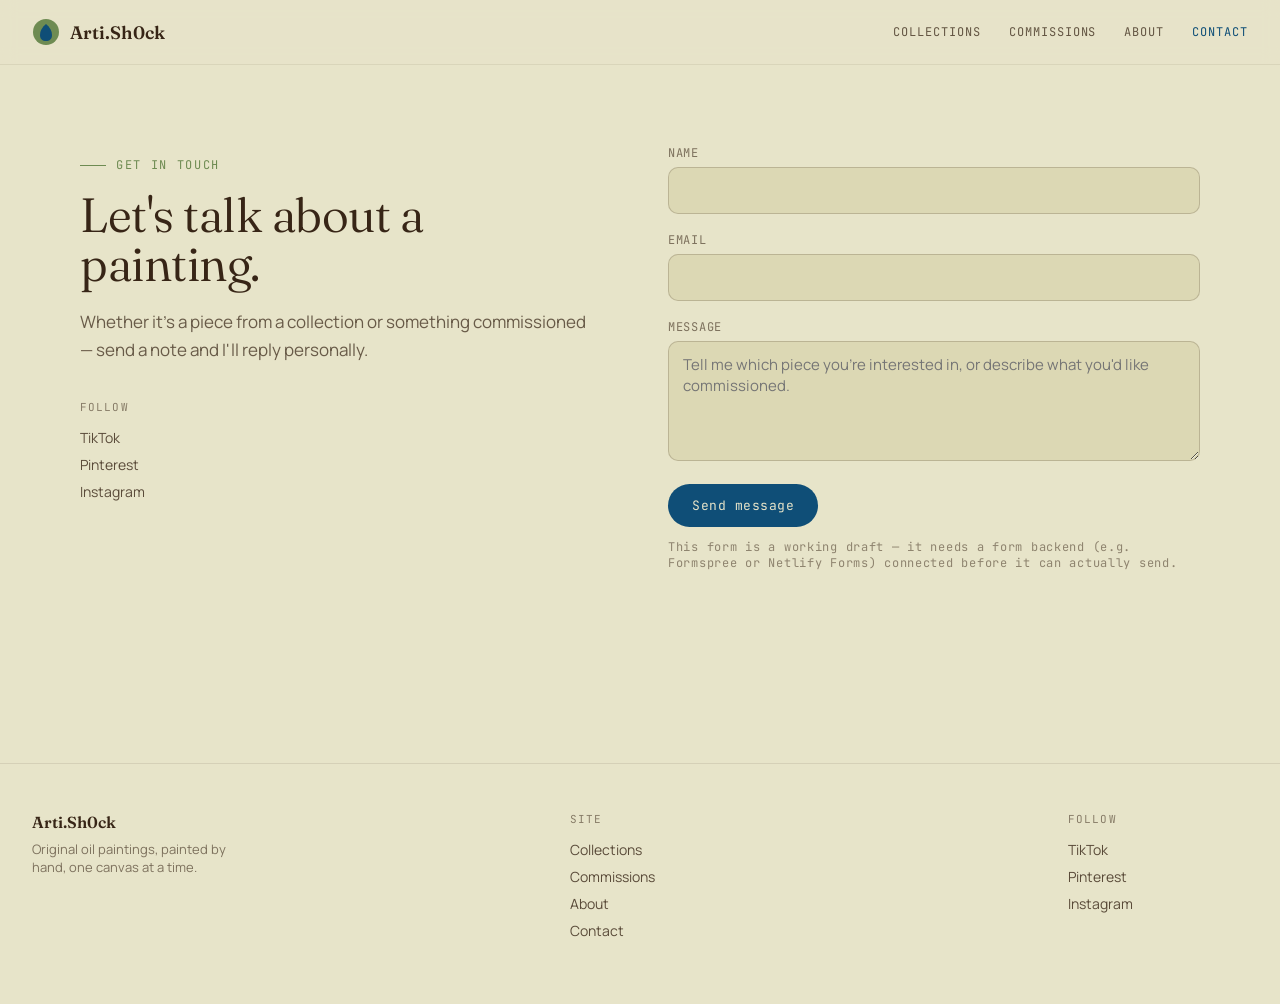
<file: contact.html>
<!DOCTYPE html>
<html lang="en">
<head>
<meta charset="UTF-8">
<meta name="viewport" content="width=device-width, initial-scale=1.0">
<title>Contact — Arti.Sh0ck</title>
<link rel="stylesheet" href="styles.css">
<style>
  .form-field{ margin-bottom:18px; }
  .form-field label{ display:block; font-family:'JetBrains Mono', monospace; font-size:12px; text-transform:uppercase; letter-spacing:0.06em; opacity:0.6; margin-bottom:6px; }
  .form-field input, .form-field textarea{
    width:100%;
    padding:12px 14px;
    border-radius:10px;
    border:1px solid rgba(55,37,22,0.2);
    background:var(--paper-soft);
    color:var(--ink);
    font-family:'Manrope', sans-serif;
    font-size:15px;
  }
  .form-field textarea{ min-height:120px; resize:vertical; }
  .form-field input:focus, .form-field textarea:focus{ outline:2px solid var(--indigo); outline-offset:1px; }
</style>
</head>
<body>

<nav class="site-nav">
  <a href="index.html" class="brand">
    <svg class="brand-mark" viewBox="0 0 28 28"><circle cx="14" cy="14" r="13" fill="#6E8B52"/><path d="M14 6 C10 9 8 13 8 17 C8 21 10.5 23 14 23 C17.5 23 20 21 20 17 C20 13 18 9 14 6 Z" fill="#0F4E77"/></svg>
    Arti.Sh0ck
  </a>
  <button class="nav-toggle" id="navToggle">MENU</button>
  <div class="nav-links" id="navLinks">
    <a href="collections.html">Collections</a>
    <a href="commissions.html">Commissions</a>
    <a href="about.html">About</a>
    <a href="contact.html" class="active">Contact</a>
  </div>
</nav>

<section class="wrap section">
  <div style="display:grid; grid-template-columns:1fr 1fr; gap:56px;">
    <div>
      <p class="eyebrow">Get in touch</p>
      <h1 style="font-size:clamp(32px,4.5vw,48px);">Let's talk about a painting.</h1>
      <p class="lede">Whether it's a piece from a collection or something commissioned — send a note and I'll reply personally.</p>

      <div style="margin-top:36px;">
        <p class="footer-title">Follow</p>
        <div class="footer-links" style="font-size:15px;">
          <a href="#">TikTok</a>
          <a href="#">Pinterest</a>
          <a href="#">Instagram</a>
        </div>
      </div>
    </div>

    <form id="contactForm">
      <div class="form-field">
        <label for="name">Name</label>
        <input id="name" type="text" required>
      </div>
      <div class="form-field">
        <label for="email">Email</label>
        <input id="email" type="email" required>
      </div>
      <div class="form-field">
        <label for="message">Message</label>
        <textarea id="message" required placeholder="Tell me which piece you're interested in, or describe what you'd like commissioned."></textarea>
      </div>
      <button type="submit" class="btn">Send message</button>
      <p class="mono" id="formNote" style="font-size:12px; opacity:0.5; margin-top:12px;">This form is a working draft — it needs a form backend (e.g. Formspree or Netlify Forms) connected before it can actually send.</p>
    </form>
  </div>
</section>

<footer class="site-footer">
  <div class="footer-col">
    <div class="brand" style="font-size:16px;">Arti.Sh0ck</div>
    <p style="font-size:13px; opacity:0.6; max-width:220px; margin-top:8px;">Original oil paintings, painted by hand, one canvas at a time.</p>
  </div>
  <div class="footer-col">
    <div class="footer-title">Site</div>
    <div class="footer-links">
      <a href="collections.html">Collections</a>
      <a href="commissions.html">Commissions</a>
      <a href="about.html">About</a>
      <a href="contact.html">Contact</a>
    </div>
  </div>
  <div class="footer-col">
    <div class="footer-title">Follow</div>
    <div class="footer-links">
      <a href="#">TikTok</a>
      <a href="#">Pinterest</a>
      <a href="#">Instagram</a>
    </div>
  </div>
</footer>

<script src="nav.js"></script>
<script src="reveal.js"></script>
<script>
  document.getElementById('contactForm').addEventListener('submit', function(e){
    e.preventDefault();
    document.getElementById('formNote').textContent = "Thanks! (Demo only — connect a form backend to actually receive this.)";
  });
</script>
</body>
</html>
</file>
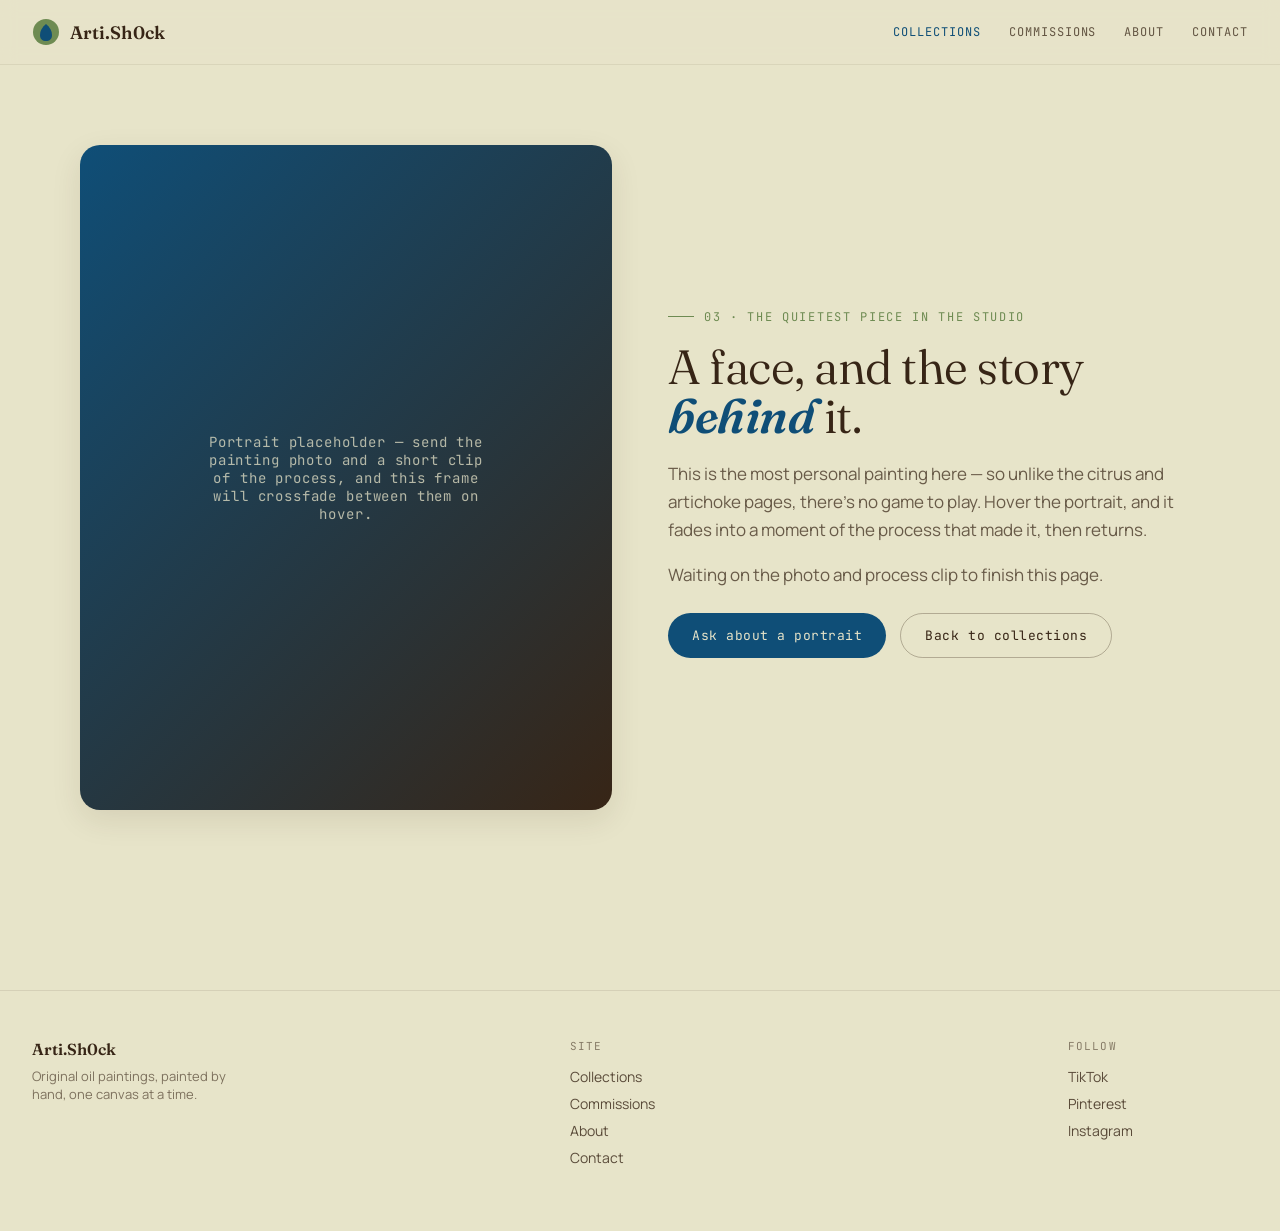
<file: portraits.html>
<!DOCTYPE html>
<html lang="en">
<head>
<meta charset="UTF-8">
<meta name="viewport" content="width=device-width, initial-scale=1.0">
<title>Portraits — Arti.Sh0ck</title>
<link rel="stylesheet" href="styles.css">
<style>
  .portrait-stage{
    position:relative;
    aspect-ratio:4/5;
    border-radius:20px;
    overflow:hidden;
    box-shadow:var(--card-shadow);
    background:linear-gradient(135deg,#0F4E77,#372516);
    display:flex; align-items:center; justify-content:center;
    text-align:center;
    padding:32px;
  }
  .portrait-stage p{ color:var(--paper); opacity:0.75; font-size:14px; max-width:280px; }
  .portrait-stage video, .portrait-stage img.real{
    position:absolute; inset:0; width:100%; height:100%; object-fit:cover;
  }
</style>
</head>
<body>

<nav class="site-nav">
  <a href="index.html" class="brand">
    <svg class="brand-mark" viewBox="0 0 28 28"><circle cx="14" cy="14" r="13" fill="#6E8B52"/><path d="M14 6 C10 9 8 13 8 17 C8 21 10.5 23 14 23 C17.5 23 20 21 20 17 C20 13 18 9 14 6 Z" fill="#0F4E77"/></svg>
    Arti.Sh0ck
  </a>
  <button class="nav-toggle" id="navToggle">MENU</button>
  <div class="nav-links" id="navLinks">
    <a href="collections.html" class="active">Collections</a>
    <a href="commissions.html">Commissions</a>
    <a href="about.html">About</a>
    <a href="contact.html">Contact</a>
  </div>
</nav>

<section class="wrap section">
  <div style="display:grid; grid-template-columns:1fr 1fr; gap:56px; align-items:center;">
    <div class="portrait-stage" id="portraitStage">
      <p class="mono">Portrait placeholder — send the painting photo and a short clip of the process, and this frame will crossfade between them on hover.</p>
    </div>
    <div>
      <p class="eyebrow">03 · The quietest piece in the studio</p>
      <h1 style="font-size:clamp(32px,4.5vw,48px);">A face, and the story <em class="accent">behind</em> it.</h1>
      <p class="lede">This is the most personal painting here — so unlike the citrus and artichoke pages, there's no game to play. Hover the portrait, and it fades into a moment of the process that made it, then returns.</p>
      <p class="lede">Waiting on the photo and process clip to finish this page.</p>
      <div style="margin-top:24px; display:flex; gap:14px; flex-wrap:wrap;">
        <a href="contact.html" class="btn">Ask about a portrait</a>
        <a href="collections.html" class="btn ghost">Back to collections</a>
      </div>
    </div>
  </div>
</section>

<footer class="site-footer">
  <div class="footer-col">
    <div class="brand" style="font-size:16px;">Arti.Sh0ck</div>
    <p style="font-size:13px; opacity:0.6; max-width:220px; margin-top:8px;">Original oil paintings, painted by hand, one canvas at a time.</p>
  </div>
  <div class="footer-col">
    <div class="footer-title">Site</div>
    <div class="footer-links">
      <a href="collections.html">Collections</a>
      <a href="commissions.html">Commissions</a>
      <a href="about.html">About</a>
      <a href="contact.html">Contact</a>
    </div>
  </div>
  <div class="footer-col">
    <div class="footer-title">Follow</div>
    <div class="footer-links">
      <a href="#">TikTok</a>
      <a href="#">Pinterest</a>
      <a href="#">Instagram</a>
    </div>
  </div>
</footer>

<script src="nav.js"></script>
<script src="reveal.js"></script>
</body>
</html>
</file>
<file: styles.css>
/* ===== Arti.Sh0ck — shared design tokens & layout ===== */
@import url('https://fonts.googleapis.com/css2?family=Fraunces:ital,opsz,wght@0,9..144,340;0,9..144,600;1,9..144,420&family=Manrope:wght@400;500;700&family=JetBrains+Mono:wght@400;500&display=swap');

:root{
  --ink:#372516;
  --paper:#E7E4C9;
  --paper-soft:#DCD8B4;
  --indigo:#0F4E77;
  --indigo-deep:#0A3A59;
  --sage:#6E8B52;
  --sun:#FBD271;
  --clay:#E7BD8B;
  --card-shadow: 0 10px 30px rgba(55,37,22,0.10);
}

*{box-sizing:border-box;}
html{scroll-behavior:smooth;}
body{
  margin:0;
  background:var(--paper);
  color:var(--ink);
  font-family:'Manrope', sans-serif;
  -webkit-font-smoothing:antialiased;
}
a{color:inherit; text-decoration:none;}
img{max-width:100%; display:block;}

h1,h2,h3{
  font-family:'Fraunces', serif;
  font-weight:340;
  line-height:1.02;
  margin:0 0 0.4em;
  letter-spacing:-0.01em;
}
em.accent{
  font-style:italic;
  font-weight:600;
  color:var(--indigo);
}
.mono{
  font-family:'JetBrains Mono', monospace;
  letter-spacing:0.06em;
}

:focus-visible{
  outline:2px solid var(--indigo);
  outline-offset:3px;
}

/* ---------- Nav ---------- */
.site-nav{
  position:sticky;
  top:0;
  z-index:100;
  display:flex;
  align-items:center;
  justify-content:space-between;
  padding:18px 32px;
  background:rgba(231,228,201,0.86);
  backdrop-filter:blur(8px);
  border-bottom:1px solid rgba(55,37,22,0.08);
}
.brand{
  display:flex;
  align-items:center;
  gap:10px;
  font-family:'Fraunces', serif;
  font-weight:600;
  font-size:18px;
  color:var(--ink);
}
.brand-mark{ width:28px; height:28px; }
.nav-links{
  display:flex;
  gap:28px;
  font-family:'JetBrains Mono', monospace;
  font-size:12px;
  letter-spacing:0.08em;
  text-transform:uppercase;
}
.nav-links a{ opacity:0.75; transition:opacity 150ms; }
.nav-links a:hover, .nav-links a.active{ opacity:1; color:var(--indigo); }
.nav-toggle{ display:none; }

@media (max-width:720px){
  .nav-links{
    position:fixed; inset:64px 0 auto 0;
    flex-direction:column;
    background:var(--paper);
    padding:20px 32px;
    gap:16px;
    border-bottom:1px solid rgba(55,37,22,0.1);
    transform:translateY(-140%);
    transition:transform 220ms ease;
  }
  .nav-links.open{ transform:translateY(0); }
  .nav-toggle{
    display:block;
    background:none;
    border:none;
    font-family:'JetBrains Mono', monospace;
    font-size:12px;
    color:var(--ink);
    cursor:pointer;
  }
}

/* ---------- Footer ---------- */
.site-footer{
  margin-top:100px;
  padding:48px 32px 60px;
  border-top:1px solid rgba(55,37,22,0.1);
  display:flex;
  flex-wrap:wrap;
  gap:24px;
  justify-content:space-between;
  align-items:flex-start;
}
.footer-col{ min-width:180px; }
.footer-title{
  font-family:'JetBrains Mono', monospace;
  font-size:11px;
  text-transform:uppercase;
  letter-spacing:0.1em;
  opacity:0.55;
  margin-bottom:10px;
}
.footer-links a{
  display:block;
  padding:4px 0;
  font-size:14px;
  opacity:0.8;
}
.footer-links a:hover{ opacity:1; color:var(--indigo); }

/* ---------- Shared layout ---------- */
.wrap{ max-width:1120px; margin:0 auto; padding:0 32px; }
.section{ padding:80px 0; }
.eyebrow{
  font-family:'JetBrains Mono', monospace;
  font-size:12px;
  letter-spacing:0.14em;
  text-transform:uppercase;
  color:var(--sage);
  display:flex;
  align-items:center;
  gap:10px;
  margin-bottom:18px;
}
.eyebrow::before{
  content:"";
  width:26px; height:1px;
  background:var(--sage);
  display:inline-block;
}
.lede{
  font-size:17px;
  line-height:1.65;
  max-width:520px;
  color:rgba(55,37,22,0.72);
}

.btn{
  display:inline-flex;
  align-items:center;
  gap:8px;
  padding:13px 24px;
  border-radius:999px;
  background:var(--indigo);
  color:var(--paper);
  font-family:'JetBrains Mono', monospace;
  font-size:13px;
  letter-spacing:0.04em;
  transition:background 150ms, transform 150ms;
  border:none;
  cursor:pointer;
}
.btn:hover{ background:var(--indigo-deep); transform:translateY(-1px); }
.btn.ghost{
  background:transparent;
  border:1px solid rgba(55,37,22,0.3);
  color:var(--ink);
}
.btn.ghost:hover{ border-color:var(--indigo); color:var(--indigo); background:transparent; }

/* ---------- Collection cards (used on Home + Collections hub) ---------- */
.coll-grid{
  display:grid;
  grid-template-columns:repeat(3,1fr);
  gap:28px;
}
@media (max-width:860px){ .coll-grid{ grid-template-columns:1fr; } }

.coll-card{
  position:relative;
  border-radius:18px;
  overflow:hidden;
  background:var(--paper-soft);
  box-shadow:var(--card-shadow);
  transition:transform 260ms ease;
  display:block;
}
.coll-card:hover{ transform:translateY(-4px); }
.coll-card .img-wrap{
  aspect-ratio:4/3;
  overflow:hidden;
}
.coll-card img{
  width:100%; height:100%; object-fit:cover;
  transition:transform 420ms ease;
}
.coll-card:hover img{ transform:scale(1.06); }
.coll-card .card-body{ padding:20px 22px 24px; }
.coll-card .tag{
  font-family:'JetBrains Mono', monospace;
  font-size:11px;
  text-transform:uppercase;
  letter-spacing:0.08em;
  padding:4px 10px;
  border-radius:999px;
  background:rgba(255,255,255,0.75);
  position:absolute;
  top:14px; left:14px;
}
.coll-card.locked{ opacity:0.55; filter:grayscale(0.5); pointer-events:none; }
.coll-card h3{ font-size:22px; margin-bottom:6px; }
.coll-card p{ font-size:14px; color:rgba(55,37,22,0.68); margin:0; }

/* utility */
.center{ text-align:center; }
.mt-0{ margin-top:0; }

/* ---------- Colored section bands ---------- */
.band{
  position:relative;
  padding:88px 0;
}
.band-sun{ background:var(--sun); color:var(--ink); }
.band-sage{ background:var(--sage); color:var(--ink); }
.band-indigo{ background:var(--indigo); color:var(--paper); }
.band-indigo .eyebrow{ color:var(--sun); }
.band-indigo .eyebrow::before{ background:var(--sun); }
.band-indigo .lede{ color:rgba(251,240,222,0.78); }
.band-clay{ background:var(--clay); color:var(--ink); }
.band-sage .eyebrow{ color:var(--indigo); }
.band-sage .eyebrow::before{ background:var(--indigo); }
.band-ink{ background:var(--ink); color:var(--paper); }
.band-ink .eyebrow{ color:var(--sun); }
.band-ink .eyebrow::before{ background:var(--sun); }
.band-ink .lede{ color:rgba(251,240,222,0.75); }

/* jagged edge between bands for a hand-cut, painterly seam instead of a hard rectangle */
.band::before{
  content:"";
  position:absolute;
  top:-1px; left:0; right:0;
  height:14px;
  background:inherit;
  clip-path:polygon(0% 100%, 4% 20%, 8% 100%, 12% 30%, 16% 100%, 20% 15%, 24% 100%, 28% 25%, 32% 100%, 36% 10%, 40% 100%, 44% 30%, 48% 100%, 52% 20%, 56% 100%, 60% 15%, 64% 100%, 68% 25%, 72% 100%, 76% 10%, 80% 100%, 84% 30%, 88% 100%, 92% 15%, 96% 100%, 100% 20%, 100% 0%, 0% 0%);
}

/* ---------- Scroll reveal ---------- */
[data-reveal]{
  opacity:0;
  transform:translateY(28px);
  transition:opacity 700ms cubic-bezier(.2,.7,.2,1), transform 700ms cubic-bezier(.2,.7,.2,1);
}
[data-reveal].is-visible{ opacity:1; transform:translateY(0); }
[data-reveal="fade"]{ transform:none; }
[data-reveal="left"]{ transform:translateX(-32px); }
[data-reveal="left"].is-visible{ transform:translateX(0); }
[data-reveal="right"]{ transform:translateX(32px); }
[data-reveal="right"].is-visible{ transform:translateX(0); }
[data-reveal="scale"]{ transform:scale(0.94); }
[data-reveal="scale"].is-visible{ transform:scale(1); }
</file>
